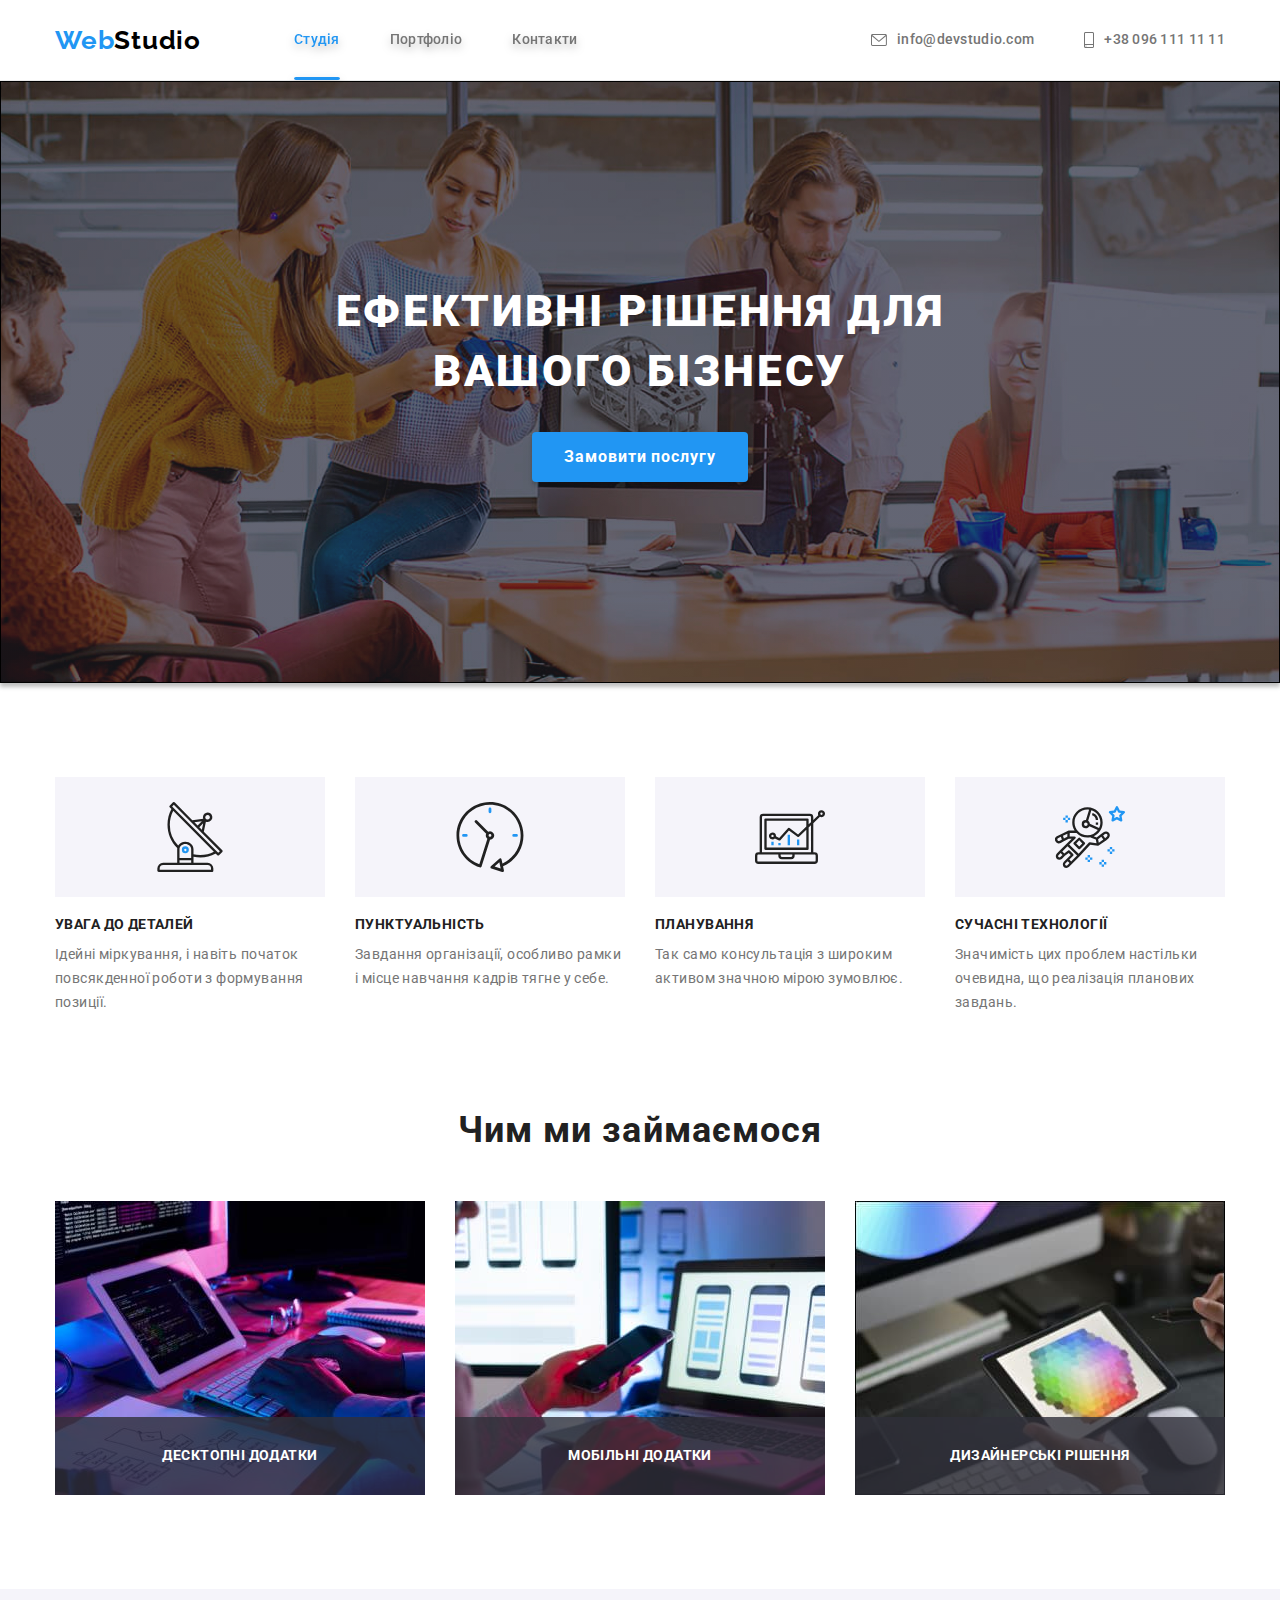
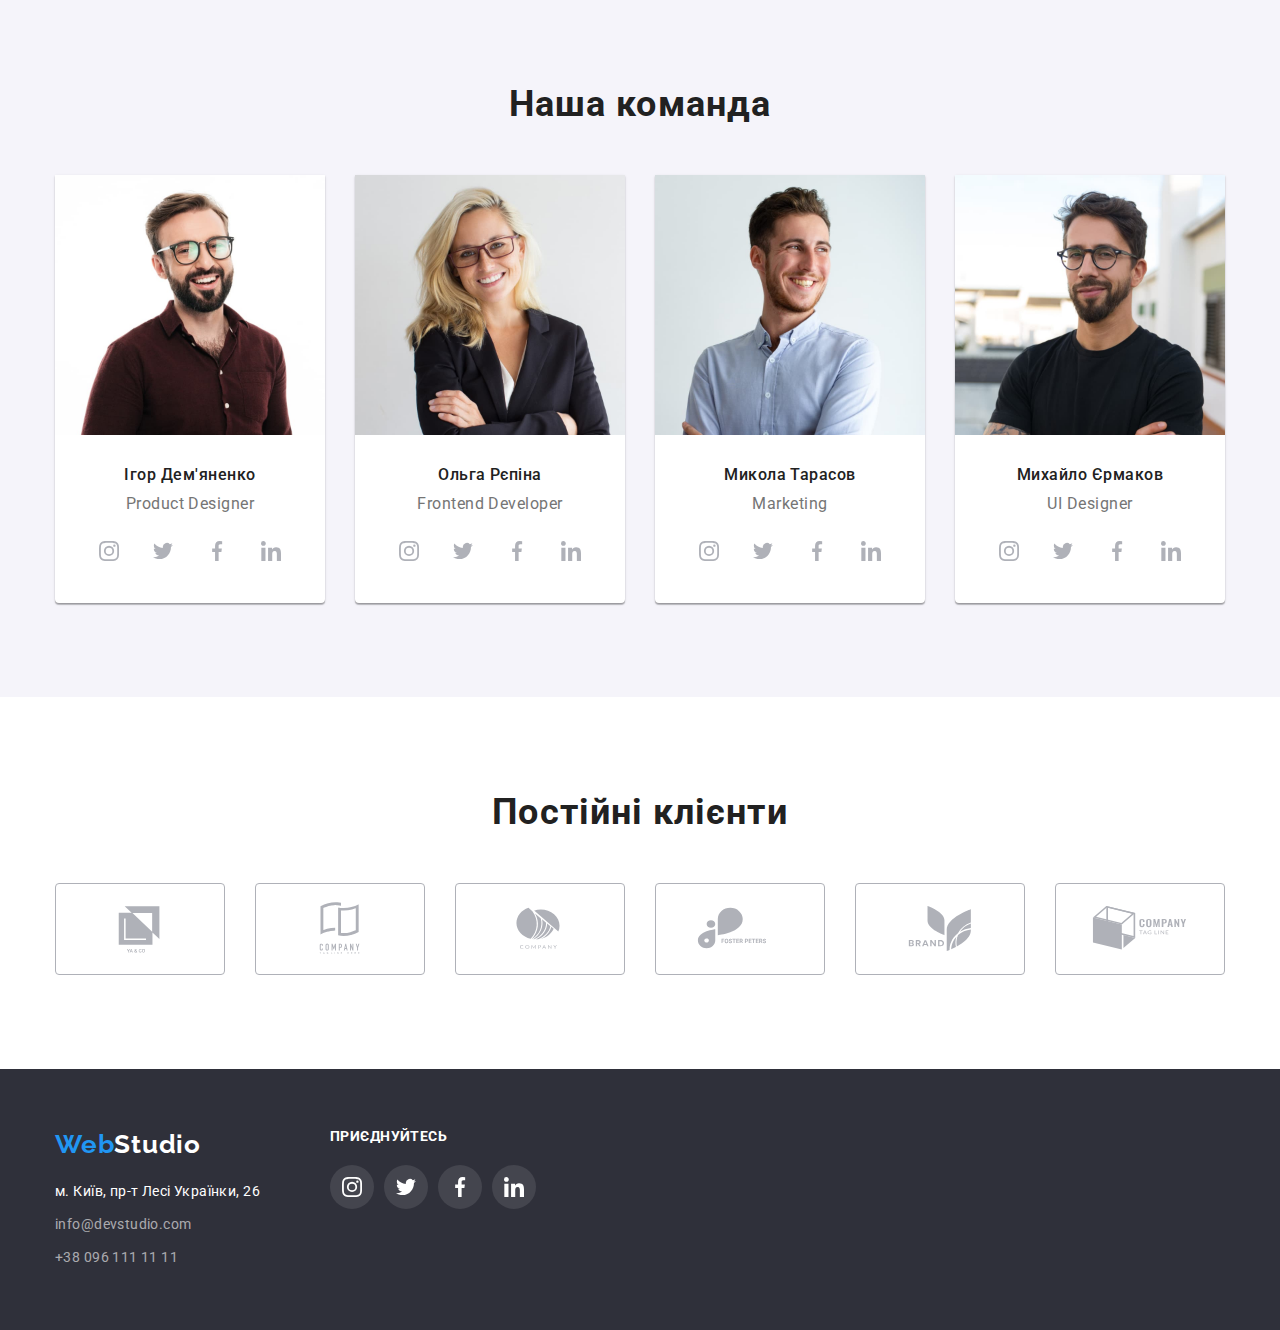
<file: index.html>
<!DOCTYPE html>
<html lang="uk">
<head>
    <meta charset="UTF-8">
    <meta http-equiv="X-UA-Compatible" content="IE=edge">
    <meta name="viewport" content="width=device-width, initial-scale=1.0">
    <title>Студія</title>
    <link rel="preconnect" href="https://fonts.googleapis.com">
    <link rel="preconnect" href="https://fonts.gstatic.com" crossorigin>
    <link href="https://fonts.googleapis.com/css2?family=Raleway:wght@700&family=Roboto:wght@400;500;700;900&display=swap"
        rel="stylesheet">
    <link rel="stylesheet" href="https://cdnjs.cloudflare.com/ajax/libs/modern-normalize/1.1.0/modern-normalize.min.css">
    <link rel="stylesheet" href="./css/styles.css">
</head>
<body>
    <!-- header -->
    <header class="site-header">
        <div class="container">
            <!-- header navigation -->
            <nav class="site-nav">
                <a href="./index.html" class="logo">Web<span class="logo-part">Studio</span></a>
                <ul class="main-nav">
                    <li class="nav-item"><a href="./index.html" class="nav-link current">Студія</a></li>
                    <li class="nav-item"><a href="./portfolio.html" class="nav-link">Портфоліо</a></li>
                    <li class="nav-item"><a href="./index.html" class="nav-link">Контакти</a></li>
                </ul>
            </nav>
    <!-- contacts -->
            <ul class="contact">
                <li class="contact-item">
                    <a href="mailto:info@devstudio.com" class="contacts">
                    <svg class="icon-contacts" width="16" height="12">
                        <use href="./images/Icon/icons.svg#icon-mail"></use>
                    </svg>
                    info@devstudio.com</a>
                </li>
                <li class="contact-item"><a href="tel:++380961111111" class="contacts">
                    <svg class="icon-contacts" width="10" height="16">
                        <use href="./images/Icon/icons.svg#icon-phone"></use>
                    </svg>
                    +38 096 111 11 11</a></li>
            </ul>
        </div>
    </header>
    <!-- main section -->
    <main>
        <section class="hero">
            <div class="container">
                <h1 class="hero-title">Ефективні рішення для вашого бізнесу</h1>
                <button class="hero-btn" data-modal-open>Замовити послугу</button>
            </div>
        </section>
    <!-- section about -->
        <section class="about-us">
            <h2 class="visually-hidden">About</h2>
            <div class="container">
                <ul class="about">
                    <li class="about-item">
                        <div class="about-draw">
                            <svg class="icon-about" width="70" height="70">
                                <use href="./images/Icon/icons.svg#icon-antenna"></use>
                            </svg>
                        </div>
                        <h3 class="about-title">УВАГА ДО ДЕТАЛЕЙ</h3>
                        <p class="about-text">Ідейні міркування, і навіть початок повсякденної роботи з формування позиції.</p>
                    </li>
                    <li class="about-item">
                        <div class="about-draw">
                            <svg class="icon-about" width="70" height="70">
                                <use href="./images/Icon/icons.svg#icon-clock"></use>
                            </svg>
                        </div>
                        <h3 class="about-title">ПУНКТУАЛЬНІСТЬ</h3>
                        <p class="about-text">Завдання організації, особливо рамки і місце навчання кадрів тягне у себе.</p>
                    </li>
                    <li class="about-item">
                        <div class="about-draw">
                            <svg class="icon-about" width="70" height="70">
                                <use href="./images/Icon/icons.svg#icon-diagram"></use>
                            </svg>
                        </div>
                        <h3 class="about-title">ПЛАНУВАННЯ</h3>
                        <p class="about-text">Так само консультація з широким активом значною мірою зумовлює.</p>
                    </li>
                    <li class="about-item">
                        <div class="about-draw">
                            <svg class="icon-about" width="70" height="70">
                                <use href="./images/Icon/icons.svg#icon-astronaut"></use>
                            </svg>
                        </div>
                        <h3 class="about-title">СУЧАСНІ ТЕХНОЛОГІЇ</h3>
                        <p class="about-text">Значимість цих проблем настільки очевидна, що реалізація планових завдань.</p>
                    </li>
                </ul>
            </div>
        </section>
    <!-- section what we do -->
        <section class="work">
            <div class="container">
                <h2 class="work-title">Чим ми займаємося</h2>
                <ul class="work-list">
                    <li class="work-item">
                        <img src="./images/about-1.jpg" alt="людина працює на персональному компьютері" width="370">
                        <p class="work-text">Десктопні додатки</p>
                    </li>
                    <li class="work-item">
                        <img src="./images/about-2.jpg" alt="людина працює на лептопі" width="370">
                        <p class="work-text">Мобільні додатки</p>
                    </li>
                    <li class="work-item">
                        <img src="./images/about-3.jpg" alt="результат роботи на планшеті" width="370">
                        <p class="work-text">Дизайнерські рішення</p>
                    </li>
                </ul>
            </div>
        </section>
    <!-- about team -->
        <section class="team">
            <div class="container">
                <h2 class="team-title">Наша команда</h2>
                <ul class="team-list">
                    <li class="team-card">
                        <img src="./images/manager-1.jpg" alt="співробітник Ігор" width="270">
                        <div class="manager">
                            <h3 class="card-title">Ігор Дем'яненко</h3>
                            <p class="card-text" lang="en">Product Designer</p>
                            <ul class="soc-list">
                                <li class="soc-item">
                                    <a href="./index.html" class="soc-link">
                                        <svg class="soc-icon" width="20" height="20">
                                            <use href="./images/Icon/icons.svg#icon-instagram"></use>
                                        </svg>
                                    </a>
                                </li>
                                <li class="soc-item">
                                    <a href="./index.html" class="soc-link">
                                        <svg class="soc-icon" width="20" height="20">
                                            <use href="./images/Icon/icons.svg#icon-twitter"></use>
                                        </svg>
                                    </a>
                                </li>
                                <li class="soc-item">
                                    <a href="./index.html" class="soc-link">
                                        <svg class="soc-icon" width="20" height="20">
                                            <use href="./images/Icon/icons.svg#icon-facebook"></use>
                                        </svg>
                                    </a>
                                </li>
                                <li class="soc-item">
                                    <a href="./index.html" class="soc-link">
                                        <svg class="soc-icon" width="20" height="20">
                                            <use href="./images/Icon/icons.svg#icon-linkedin"></use>
                                        </svg>
                                    </a>
                                </li>
                            </ul>
                        </div>
                    </li>
                    <li class="team-card">
                        <img src="./images/manager-2.jpg" alt="співробітник Ольга" width="270">
                        <div class="manager">
                            <h3 class="card-title">Ольга Рєпіна</h3>
                            <p class="card-text" lang="en">Frontend Developer</p>
                            <ul class="soc-list">
                                <li class="soc-item">
                                    <a href="./index.html" class="soc-link">
                                        <svg class="soc-icon" width="20" height="20">
                                            <use href="./images/Icon/icons.svg#icon-instagram"></use>
                                        </svg>
                                    </a>
                                </li>
                                <li class="soc-item">
                                    <a href="./index.html" class="soc-link">
                                        <svg class="soc-icon" width="20" height="20">
                                            <use href="./images/Icon/icons.svg#icon-twitter"></use>
                                        </svg>
                                    </a>
                                </li>
                                <li class="soc-item">
                                    <a href="./index.html" class="soc-link">
                                        <svg class="soc-icon" width="20" height="20">
                                            <use href="./images/Icon/icons.svg#icon-facebook"></use>
                                        </svg>
                                    </a>
                                </li>
                                <li class="soc-item">
                                    <a href="./index.html" class="soc-link">
                                        <svg class="soc-icon" width="20" height="20">
                                            <use href="./images/Icon/icons.svg#icon-linkedin"></use>
                                        </svg>
                                    </a>
                                </li>
                            </ul>
                        </div>
                    </li>
                    <li class="team-card">
                        <img src="./images/manager-3.jpg" alt="співробітник Микола" width="270">
                        <div class="manager">
                            <h3 class="card-title">Микола Тарасов</h3>
                            <p class="card-text" lang="en">Marketing</p>
                            <ul class="soc-list">
                                <li class="soc-item">
                                    <a href="./index.html" class="soc-link">
                                        <svg class="soc-icon" width="20" height="20">
                                            <use href="./images/Icon/icons.svg#icon-instagram"></use>
                                        </svg>
                                    </a>
                                </li>
                                <li class="soc-item">
                                    <a href="./index.html" class="soc-link">
                                        <svg class="soc-icon" width="20" height="20">
                                            <use href="./images/Icon/icons.svg#icon-twitter"></use>
                                        </svg>
                                    </a>
                                </li>
                                <li class="soc-item">
                                    <a href="./index.html" class="soc-link">
                                        <svg class="soc-icon" width="20" height="20">
                                            <use href="./images/Icon/icons.svg#icon-facebook"></use>
                                        </svg>
                                    </a>
                                </li>
                                <li class="soc-item">
                                    <a href="./index.html" class="soc-link">
                                        <svg class="soc-icon" width="20" height="20">
                                            <use href="./images/Icon/icons.svg#icon-linkedin"></use>
                                        </svg>
                                    </a>
                                </li>
                            </ul>
                        </div>
                    </li>
                    <li class="team-card">
                        <img src="./images/manager-4.jpg" alt="співробітник Михайло" width="270">
                        <div class="manager">
                            <h3 class="card-title">Михайло Єрмаков</h3>
                            <p class="card-text" lang="en">UI Designer</p>
                            <ul class="soc-list">
                                <li class="soc-item">
                                    <a href="./index.html" class="soc-link">
                                        <svg class="soc-icon" width="20" height="20">
                                            <use href="./images/Icon/icons.svg#icon-instagram"></use>
                                        </svg>
                                    </a>
                                </li>
                                <li class="soc-item">
                                    <a href="./index.html" class="soc-link">
                                        <svg class="soc-icon" width="20" height="20">
                                            <use href="./images/Icon/icons.svg#icon-twitter"></use>
                                        </svg>
                                    </a>
                                </li>
                                <li class="soc-item">
                                    <a href="./index.html" class="soc-link">
                                        <svg class="soc-icon" width="20" height="20">
                                            <use href="./images/Icon/icons.svg#icon-facebook"></use>
                                        </svg>
                                    </a>
                                </li>
                                <li class="soc-item">
                                    <a href="./index.html" class="soc-link">
                                        <svg class="soc-icon" width="20" height="20">
                                            <use href="./images/Icon/icons.svg#icon-linkedin"></use>
                                        </svg>
                                    </a>
                                </li>
                            </ul>
                        </div>
                    </li>
                </ul>
            </div>
        </section>

    <!-- Clients links -->

        <section class="clients">
            <div class="container">
                <h2 class="client-title">Постійні клієнти</h2>
                <ul class="client-list">
                    <li class="client-item">
                        <a href="./index.html" class="client-link">
                            <svg class="link-icon" width="106" height="60">
                                <use href="./images/Icon/icons.svg#icon-logo-01"></use>
                            </svg>
                        </a>
                    </li>
                    <li class="client-item">
                        <a href="./index.html" class="client-link">
                            <svg class="link-icon" width="106" height="60">
                                <use href="./images/Icon/icons.svg#icon-logo-02"></use>
                            </svg>
                        </a>
                    </li>
                    <li class="client-item">
                        <a href="./index.html" class="client-link">
                            <svg class="link-icon" width="106" height="60">
                                <use href="./images/Icon/icons.svg#icon-logo-03"></use>
                            </svg>
                        </a>
                    </li>
                    <li class="client-item">
                        <a href="./index.html" class="client-link">
                            <svg class="link-icon" width="106" height="60">
                                <use href="./images/Icon/icons.svg#icon-logo-04"></use>
                            </svg>
                        </a>
                    </li>
                    <li class="client-item">
                        <a href="./index.html" class="client-link">
                            <svg class="link-icon" width="106" height="60">
                                <use href="./images/Icon/icons.svg#icon-logo-05"></use>
                            </svg>
                        </a>
                    </li>
                    <li class="client-item">
                        <a href="./index.html" class="client-link">
                            <svg class="link-icon" width="106" height="60">
                                <use href="./images/Icon/icons.svg#icon-logo-06"></use>
                            </svg>
                        </a>
                    </li>
                </ul>
            </div>
        </section>
    </main>
    <!-- footer -->
    <footer class="basement">
        <div class="bsmt-sector container">
            <div class="bsmt-contacts">
                <a href="./index.html" class="logo-bsmt">Web<span class="logo-bsmt-part">Studio</span></a>
                <address>
                    <ul>
                        <li class="bsmt-list">
                            <p class="adds">м. Київ, пр-т Лесі Українки, 26</p>
                        </li>
                        <li class="bsmt-list">
                            <a href="mailto:info@devstudio.com" class="bsmt-item">
                                info@devstudio.com
                            </a>
                        </li>
                        <li class="bsmt-list">
                            <a href="tel:++380961111111" class="bsmt-item">
                                +38 096 111 11 11
                            </a>
                        </li>
                    </ul>
                </address>
            </div>
            <div class="bsmt-soc">
                <h2 class="bsmt-soc-title">приєднуйтесь</h2>
                <ul class="bsmt-soc-list">
                    <li class="bsmt-soc-item">
                        <a href="./index.html" class="bsmt-soc-link">
                            <svg class="bsmt-soc-icon" width="20" height="20">
                                <use href="./images/Icon/icons.svg#icon-instagram"></use>
                            </svg>
                        </a>
                    </li>
                    <li class="bsmt-soc-item">
                        <a href="./index.html" class="bsmt-soc-link">
                            <svg class="bsmt-soc-icon" width="20" height="20">
                                <use href="./images/Icon/icons.svg#icon-twitter"></use>
                            </svg>
                        </a>
                    </li>
                    <li class="bsmt-soc-item">
                        <a href="./index.html" class="bsmt-soc-link">
                            <svg class="bsmt-soc-icon" width="20" height="20">
                                <use href="./images/Icon/icons.svg#icon-facebook"></use>
                            </svg>
                        </a>
                    </li>
                    <li class="bsmt-soc-item">
                        <a href="./index.html" class="bsmt-soc-link">
                            <svg class="bsmt-soc-icon" width="20" height="20">
                                <use href="./images/Icon/icons.svg#icon-linkedin"></use>
                            </svg>
                        </a>
                    </li>
                </ul>
            </div>
        </div>
    </footer>

    <!-- modal -->

    <div class="backdrop is-hidden" data-modal>
        <div class="modal">
            <button class="hero-btn-close" data-modal-close>
                <svg class="icon-close" width="18" height="18">
                    <use href="./images/Icon/icons.svg#icon-close"></use>
                </svg>
            </button>
        </div>
    </div>

<!-- js -->

    <script src="./js/modal.js"></script>
</body>
</html>
</file>
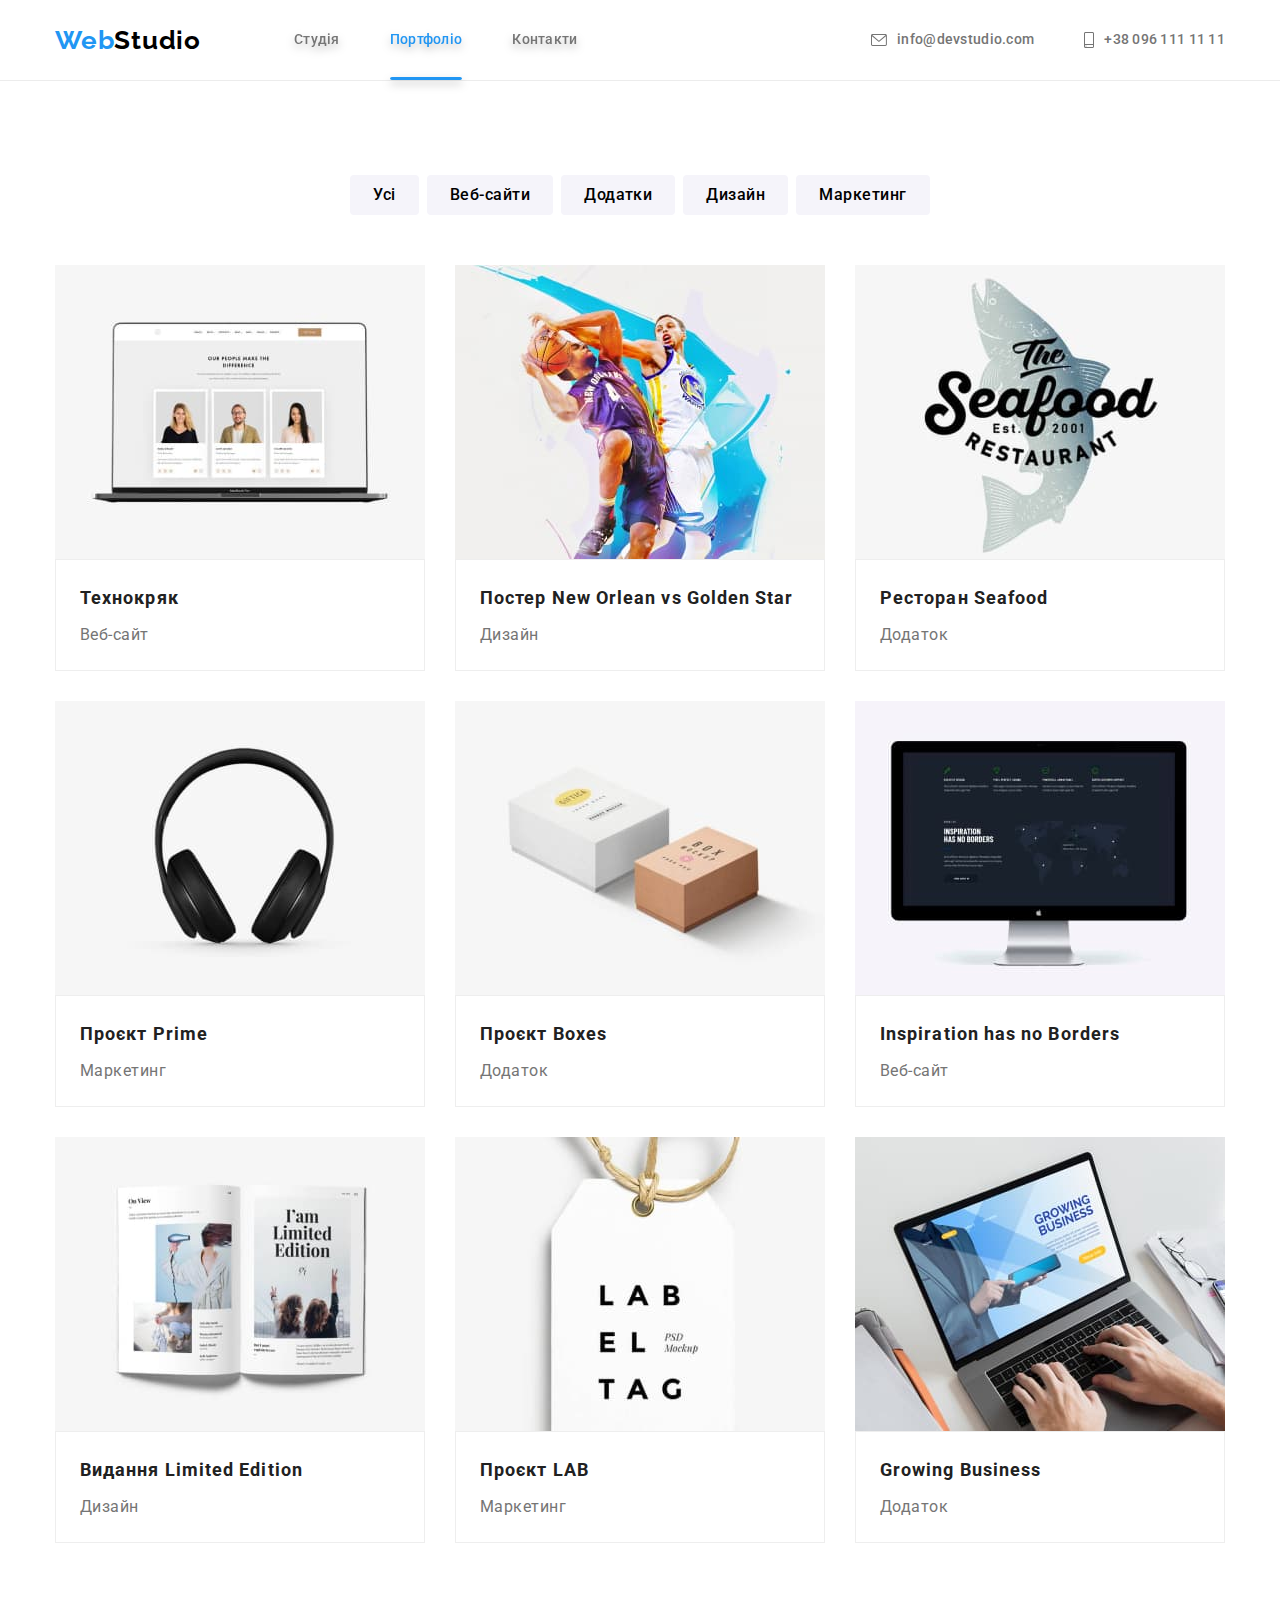
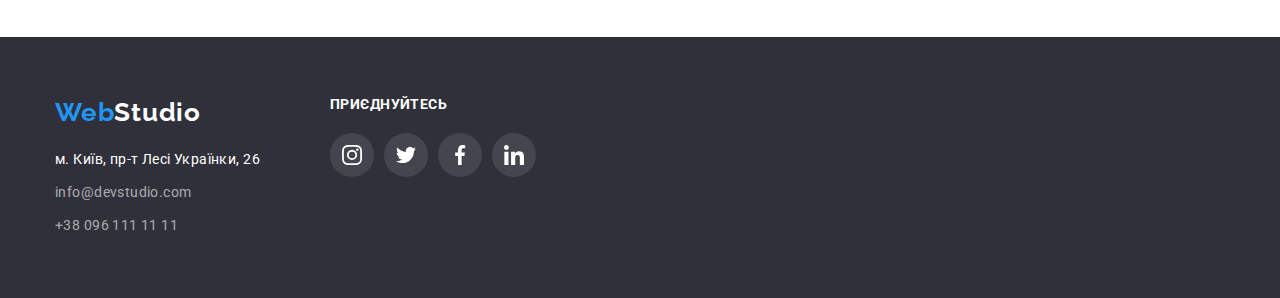
<file: portfolio.html>
<!DOCTYPE html>
<html lang="uk">
<head>
    <meta charset="UTF-8">
    <meta http-equiv="X-UA-Compatible" content="IE=edge">
    <meta name="viewport" content="width=device-width, initial-scale=1.0">
    <title>Портфоліо</title>
    <link rel="preconnect" href="https://fonts.googleapis.com">
    <link rel="preconnect" href="https://fonts.gstatic.com" crossorigin>
    <link href="https://fonts.googleapis.com/css2?family=Raleway:wght@700&family=Roboto:wght@400;500;700;900&display=swap"
        rel="stylesheet">
    <link rel="stylesheet" href="https://cdnjs.cloudflare.com/ajax/libs/modern-normalize/1.1.0/modern-normalize.min.css">
    <link rel="stylesheet" href="./css/styles.css">
</head>
<body>
    <!-- header -->
    <header class="site-header">
        <div class="container">
            <!-- header navigation -->
            <nav class="site-nav">
                <a href="./index.html" class="logo">Web<span class="logo-part">Studio</span></a>
                <ul class="main-nav">
                    <li class="nav-item"><a href="./index.html" class="nav-link">Студія</a></li>
                    <li class="nav-item"><a href="./portfolio.html" class="nav-link current">Портфоліо</a></li>
                    <li class="nav-item"><a href="./index.html" class="nav-link">Контакти</a></li>
                </ul>
            </nav>
            <!-- contacts -->
            <ul class="contact">
                <li class="contact-item">
                    <a href="mailto:info@devstudio.com" class="contacts">
                        <svg class="icon-contacts" width="16" height="12">
                            <use href="./images/Icon/icons.svg#icon-mail"></use>
                        </svg>
                        info@devstudio.com</a>
                </li>
                <li class="contact-item"><a href="tel:++380961111111" class="contacts">
                        <svg class="icon-contacts" width="10" height="16">
                            <use href="./images/Icon/icons.svg#icon-phone"></use>
                        </svg>
                        +38 096 111 11 11</a></li>
            </ul>
        </div>
    </header>
    <!-- main section -->
    <main>
        <section class="gallery">
            <h1 class="visually-hidden">Buttons</h1>
            <div class="container">
                <ul class="btn-list">
                    <li class="btn-item"><button class="btn-text">Усі</button></li>
                    <li class="btn-item"><button class="btn-text">Веб-сайти</button></li>
                    <li class="btn-item"><button class="btn-text">Додатки</button></li>
                    <li class="btn-item"><button class="btn-text">Дизайн</button></li>
                    <li class="btn-item"><button class="btn-text">Маркетинг</button></li>
                </ul>
                <ul class="gallery-list">
                    <li class="gallery-item">
                        <div class="gallery-overlay">
                            <img src="./images/Portfolio/port01.jpg" alt="Технокряк" width="370">
                            <p class="overlay-text">Ресурс пропонує комплексні пропозиції з різним рівнем функціоналу та сервісів. Все це дозволить відвідувачу отримати
                            вичерпні відомості про компанію чи приватну особу.</p>
                        </div>
                        <div class="gallery-name">
                            <h2 class="gallery-title">Технокряк</h2>
                            <p class="gallery-text">Веб-сайт</p>
                        </div>
                    </li>
                    <li class="gallery-item">
                        <div class="gallery-overlay">
                            <img src="./images/Portfolio/port02.jpg" alt="Постер New Orlean vs Golden Star" width="370">
                            <p class="overlay-text">Ресурс пропонує комплексні пропозиції з різним рівнем функціоналу та сервісів. Все це
                                дозволить відвідувачу отримати
                                вичерпні відомості про компанію чи приватну особу.</p>
                        </div>
                        <div class="gallery-name">
                            <h2 class="gallery-title">Постер New Orlean vs Golden Star</h2>
                            <p class="gallery-text">Дизайн</p>
                        </div>
                    </li>
                    <li class="gallery-item">
                        <div class="gallery-overlay">
                            <img src="./images/Portfolio/port03.jpg" alt="Ресторан Seafood" width="370">
                            <p class="overlay-text">Ресурс пропонує комплексні пропозиції з різним рівнем функціоналу та сервісів. Все це
                                дозволить відвідувачу отримати
                                вичерпні відомості про компанію чи приватну особу.</p>
                        </div>
                        <div class="gallery-name">
                            <h2 class="gallery-title">Ресторан Seafood</h2>
                            <p class="gallery-text">Додаток</p>
                        </div>
                    </li>
                    <li class="gallery-item">
                        <div class="gallery-overlay">
                            <img src="./images/Portfolio/port04.jpg" alt="Проєкт Prime" width="370">
                            <p class="overlay-text">Ресурс пропонує комплексні пропозиції з різним рівнем функціоналу та сервісів. Все це
                                дозволить відвідувачу отримати
                                вичерпні відомості про компанію чи приватну особу.</p>
                        </div>
                        <div class="gallery-name">
                            <h2 class="gallery-title">Проєкт Prime</h2>
                            <p class="gallery-text">Маркетинг</p>
                        </div>
                    </li>
                    <li class="gallery-item">
                        <div class="gallery-overlay">
                            <img src="./images/Portfolio/port05.jpg" alt="Проєкт Boxes" width="370">
                            <p class="overlay-text">Ресурс пропонує комплексні пропозиції з різним рівнем функціоналу та сервісів. Все це
                                дозволить відвідувачу отримати
                                вичерпні відомості про компанію чи приватну особу.</p>
                        </div>
                        <div class="gallery-name">
                            <h2 class="gallery-title">Проєкт Boxes</h2>
                            <p class="gallery-text">Додаток</p>
                        </div>
                    </li>
                    <li class="gallery-item">
                        <div class="gallery-overlay">
                            <img src="./images/Portfolio/port06.jpg" alt="Inspiration has no Borders" width="370">
                            <p class="overlay-text">Ресурс пропонує комплексні пропозиції з різним рівнем функціоналу та сервісів. Все це
                                дозволить відвідувачу отримати
                                вичерпні відомості про компанію чи приватну особу.</p>
                        </div>
                        <div class="gallery-name">
                            <h2 class="gallery-title">Inspiration has no Borders</h2>
                            <p class="gallery-text">Веб-сайт</p>
                        </div>
                    </li>
                    <li class="gallery-item">
                        <div class="gallery-overlay">
                            <img src="./images/Portfolio/port07.jpg" alt="Видання Limited Edition" width="370">
                            <p class="overlay-text">Ресурс пропонує комплексні пропозиції з різним рівнем функціоналу та сервісів. Все це
                                дозволить відвідувачу отримати
                                вичерпні відомості про компанію чи приватну особу.</p>
                        </div>
                        <div class="gallery-name">
                            <h2 class="gallery-title">Видання Limited Edition</h2>
                            <p class="gallery-text">Дизайн</p>
                        </div>
                    </li>
                    <li class="gallery-item">
                        <div class="gallery-overlay">
                            <img src="./images/Portfolio/port08.jpg" alt="Проєкт LAB" width="370">
                            <p class="overlay-text">Ресурс пропонує комплексні пропозиції з різним рівнем функціоналу та сервісів. Все це
                                дозволить відвідувачу отримати
                                вичерпні відомості про компанію чи приватну особу.</p>
                        </div>
                        <div class="gallery-name">
                            <h2 class="gallery-title">Проєкт LAB</h2>
                            <p class="gallery-text">Маркетинг</p>
                        </div>
                    </li>
                    <li class="gallery-item">
                        <div class="gallery-overlay">
                            <img src="./images/Portfolio/port09.jpg" alt="Growing Business" width="370">
                            <p class="overlay-text">Ресурс пропонує комплексні пропозиції з різним рівнем функціоналу та сервісів. Все це
                                дозволить відвідувачу отримати
                                вичерпні відомості про компанію чи приватну особу.</p>
                        </div>
                        <div class="gallery-name">
                            <h2 class="gallery-title">Growing Business</h2>
                            <p class="gallery-text">Додаток</p>
                        </div>
                    </li>
                </ul>
            </div>
        </section>
    </main>
    <!-- footer -->
    <footer class="basement">
        <div class="bsmt-sector container">
            <div class="bsmt-contacts">
                <a href="./index.html" class="logo-bsmt">Web<span class="logo-bsmt-part">Studio</span></a>
                <address>
                    <ul>
                        <li class="bsmt-list">
                            <p class="adds">м. Київ, пр-т Лесі Українки, 26</p>
                        </li>
                        <li class="bsmt-list">
                            <a href="mailto:info@devstudio.com" class="bsmt-item">
                                info@devstudio.com
                            </a>
                        </li>
                        <li class="bsmt-list">
                            <a href="tel:++380961111111" class="bsmt-item">
                                +38 096 111 11 11
                            </a>
                        </li>
                    </ul>
                </address>
            </div>
            <div class="bsmt-soc">
                <h2 class="bsmt-soc-title">приєднуйтесь</h2>
                <ul class="bsmt-soc-list">
                    <li class="bsmt-soc-item">
                        <a href="./index.html" class="bsmt-soc-link">
                            <svg class="bsmt-soc-icon" width="20" height="20">
                                <use href="./images/Icon/icons.svg#icon-instagram"></use>
                            </svg>
                        </a>
                    </li>
                    <li class="bsmt-soc-item">
                        <a href="./index.html" class="bsmt-soc-link">
                            <svg class="bsmt-soc-icon" width="20" height="20">
                                <use href="./images/Icon/icons.svg#icon-twitter"></use>
                            </svg>
                        </a>
                    </li>
                    <li class="bsmt-soc-item">
                        <a href="./index.html" class="bsmt-soc-link">
                            <svg class="bsmt-soc-icon" width="20" height="20">
                                <use href="./images/Icon/icons.svg#icon-facebook"></use>
                            </svg>
                        </a>
                    </li>
                    <li class="bsmt-soc-item">
                        <a href="./index.html" class="bsmt-soc-link">
                            <svg class="bsmt-soc-icon" width="20" height="20">
                                <use href="./images/Icon/icons.svg#icon-linkedin"></use>
                            </svg>
                        </a>
                    </li>
                </ul>
            </div>
        </div>
    
    </footer>
</body>
</html>
</file>
<file: css/styles.css>
/* main color #212121 */
/* secondary color #757575 */
/* active color #2196F3 */
/* active second color #FFFFFF */
/* --footer-bg-color: #2F303A; */
/* footer bottom border: 1px solid #ECECEC; */
/* team-bg-color #F5F4FA */
:root {
    --text-color-primary: #212121;
    --text-color-secondary: #757575;
    --text-color-accent: #2196F3;
    --logo-color-secondary: black;
    --footer-color-text-primary:rgba(255, 255, 255, 0.6);
    --footer-color-text-secondary: #ffffff;
    --footer-bg-color: #2F303A;
    --header-color-border: #ECECEC;
    --team-bg-color: #F5F4FA;
    --client-color-primary: #AFB1B8;
}

body {
    font-family: 'Roboto', sans-serif;
    font-size: 14px;
    color: var(--text-color-primary);
}

.visually-hidden {
    position: absolute;
    width: 1px;
    height: 1px;
    margin: -1px;
    border: 0;
    padding: 0;

    white-space: nowrap;
    clip-path: inset(100%);
    clip: rect(0 0 0 0);
    overflow: hidden;
}

h1, h2, h3, h4, p, ul {
    margin: 0;
}

ul, ol {
    margin: 0;
    padding-left: 0;
    list-style: none;
}

img {
    box-sizing: border-box;
    display: block;
}

.container {
    width: 1200px;
    margin: 0 auto;
    padding: 0 15px;}

/* ----------------Header---------------- */

.site-header {
    border-bottom: 1px solid var(--header-color-border);
}
.logo {
    display: block;
    margin-right: 93px;

    text-decoration: none;
    color: var(--text-color-accent);
    font-family: 'Raleway', sans-serif;
    font-weight: 700;
    font-size: 26px;
    line-height: 1.19;
    letter-spacing: 0.03em;
}

.logo-part {
    color: var(--logo-color-secondary);
}
.site-header .container {
    display: flex;
    align-items: center;
}

.nav-item:not(:first-child),
.contact-item:not(:first-child) {
    margin-left: 50px;
}

.nav-item,
.contact-item {
    font-weight: 500;
    font-size: 14px;
    line-height: 1.14;
    letter-spacing: 0.02em;
}

.site-nav {
    display: flex;
    align-items: center;
}

.main-nav {
    display: flex;
    justify-content: center;
    align-items: center;
    filter: drop-shadow(0px 4px 4px rgba(0, 0, 0, 0.25));
}

.contact {
    display: flex;
    justify-content: center;
    align-items: center;
    margin-left: auto;
}

.icon-contacts {
    margin-right: 10px;
    color: currentColor;
}

.nav-link {
    display: block;
    padding-top: 32px;
    padding-bottom: 32px;

    text-decoration: none;
    color: var(--text-color-secondary);

    transition: color 250ms cubic-bezier(0.4, 0, 0.2, 1);
}

.nav-item {
    position: relative;
}
.nav-link.current {
    color: var(--text-color-accent);
}

.nav-link.current::after {
    content: '';
    position: absolute;
    left: 0;
    bottom: 0;
    width: 100%;
    height: 3px;
    border: 1px solid var(--text-color-accent);
    border-radius: 2px;

    background-color: var(--text-color-accent);
}
.contacts {
    display: flex;
    justify-content: center;
    align-items: center;
    padding-top: 32px;
    padding-bottom: 32px;
    text-decoration: none;
    fill: var(--text-color-secondary);
    color: var(--text-color-secondary);

    transition: color 250ms cubic-bezier(0.4, 0, 0.2, 1),
    fill 250ms cubic-bezier(0.4, 0, 0.2, 1);
}

.nav-link:hover,
.nav-link:focus {
    color: var(--text-color-accent);
}
.contacts:hover,
.contacts:focus {
    color: var(--text-color-accent);
    fill: var(--text-color-accent);
}

/* ----------------hero-------------------- */

.hero {
    padding: 200px 0 200px 0;
    text-align: center;

    max-width: 1600px;
    margin-left: auto;
    margin-right: auto;

    background-color: #C4C4C4;
    background-image: linear-gradient(
        to right,
        rgba(47, 48, 58, 0.4),
        rgba(47, 48, 58, 0.4)
        ),
        url(../images/hero.jpg);
    background-repeat: no-repeat;
    background-position: center;
    background-size: cover;
    border: 1px solid #000000;
    box-shadow: 0px 4px 4px rgba(0, 0, 0, 0.25);
}

.hero-title {
    max-width: 700px;
    margin: 0 auto 30px auto;

    font-weight: 900;
    font-size: 44px;
    line-height: 1.36;
    text-align: center;
    letter-spacing: 0.06em;
    text-transform: uppercase;
    color: var(--footer-color-text-secondary);
}

.hero-btn {
    padding: 10px 32px;
    border: none;
    border-radius: 4px;
    
    font-family: 'Roboto', sans-serif;
    font-weight: 700;
    font-size: 16px;
    line-height: 1.88;
    letter-spacing: 0.06em;
    cursor: pointer;

    background-color: var(--text-color-accent);
    color: var(--footer-color-text-secondary);
    box-shadow: 0px 4px 4px rgba(0, 0, 0, 0.15);

    transition: background-color 250ms cubic-bezier(0.4, 0, 0.2, 1) ;
}

.hero-btn:hover,
.hero-btn:focus {
    background-color: #188CE8;
}

/*----------------section about------------------*/

.about-us,
.clients {
    padding: 94px 0;
}

.about,
.client-list {
    display: flex;
    list-style-type: none;
}
.about-draw {
    display: flex;
    justify-content: center;
    align-items: center;
    height: 120px;
    margin-bottom: 20px;
    background-color: var(--team-bg-color);
}
.icon-about {
    display: inline-block;
    border-radius: 4px;
}

.about-title {
    margin-bottom: 10px;

    font-size: 14px;
    line-height: 1.14;
    letter-spacing: 0.03em;
    text-transform: uppercase;
}

.about-item {
    width: calc((100% - 90px) / 4);
    margin-right: 30px;
}

.about-item:nth-last-child(-n + 1) {
    margin-right: 0px;
}

.about-text {
    font-weight: 400;
    font-size: 14px;
    line-height: 1.71;
    letter-spacing: 0.03em;

    color: var(--text-color-secondary);
}

/*--------------section about work------------*/

.work {
    padding-bottom: 94px;
}

.work-list {
    display: flex;
}

.work-title,
.team-title,
.client-title {
    margin-bottom: 50px;

    font-size: 36px;
    line-height: 1.17;
    text-align: center;
    letter-spacing: 0.03em;
}

.work-item {
    position: relative;

    width: calc((100% - 60px) / 3);
    margin-right: 30px;  
    
    list-style-type: none;
}

.work-text {
    position: absolute;
    left: 0;
    bottom: 0;
    width: 370px;
    padding-top: 27px;
    padding-bottom: 27px;

    font-weight: 700;
    line-height: 1.71;
    text-align: center;
    letter-spacing: 0.03em;
    text-transform: uppercase;
    color: var(--footer-color-text-secondary);

    background-color: rgba(47, 48, 58, 0.8);
}

.work-item:nth-last-child(-n + 1) {
    margin-right: 0px;
}

/*------------section team-------------*/

.team {
    padding-top: 94px;
    padding-bottom: 94px;

    background-color: var(--team-bg-color);
}

.team-list,
.client-list {
    display: flex;
}

.team-card {
    width: calc((100% - 90px) / 4);
    margin-right: 30px;
    box-shadow: 0px 1px 3px rgba(0, 0, 0, 0.12), 0px 1px 1px rgba(0, 0, 0, 0.14), 0px 2px 1px rgba(0, 0, 0, 0.2);
    border-radius: 0px 0px 4px 4px;
    
    list-style-type: none;
    background-color: var(--footer-color-text-secondary);
}

.manager {
    padding: 30px 0;
}

.team-card:nth-last-child(-n + 1) {
    margin-right: 0px;
}

.card-title {
    margin-bottom: 10px;
    font-weight: 500;
    font-size: 16px;
    line-height: 1.19;
    text-align: center;
    letter-spacing: 0.03em;
}

.card-text {
    margin-bottom: 16px;
    font-size: 16px;
    line-height: 1.19;
    text-align: center;
    letter-spacing: 0.03em;

    color: var(--text-color-secondary);
}

.soc-list {
    display: flex;
    justify-content: center;
    gap: 10px;
}

.soc-item {
    display: flex;
    justify-content: center;
    align-items: center;

}

.soc-link {
    display: flex;
    justify-content: center;
    align-items: center;
    width: 44px;
    height: 44px;
    border-radius: 50%;
    background-position: center;
    fill: var(--client-color-primary);
    background-color: var(--footer-color-text-secondary);

    transition: fill 250ms cubic-bezier(0.4, 0, 0.2, 1),
    background-color 250ms cubic-bezier(0.4, 0, 0.2, 1);
}

.soc-icon {
    color: currentColor;
}

.soc-link:hover,
.soc-link:focus {
    background-color: var(--text-color-accent);
    fill: var(--footer-color-text-secondary);
}

/* -------------- clients ------------------ */

.client-list {
    display: flex;
    gap: 30px;
}

.client-item {
    display: flex;
    justify-content: center;
    align-items: center;
    width: 170px;
    height: 92px;
}

.client-link {
    display: flex;
    align-items: center;
    justify-content: center;
    width: 170px;
    height: 92px;
    fill: var(--client-color-primary);
    border: 1px solid var(--client-color-primary);
    border-radius: 4px;

    transition: fill 250ms cubic-bezier(0.4, 0, 0.2, 1),
    border-color 250ms cubic-bezier(0.4, 0, 0.2, 1);
}

.link-icon {
    color: currentColor;
}

.client-link:hover,
.client-link:focus {
    border-color: var(--text-color-accent);
    fill: var(--text-color-accent);
}

/* ----------------footer-------------------- */

.basement {
    padding: 60px 0;

    background-color: var(--footer-bg-color);
}

.bsmt-sector {
    display: flex;
}

.bsmt-contacts {
    max-width: 231px;
    margin-right: 70px;
}

.logo-bsmt {
    display: block;
    margin-bottom: 20px;

    text-decoration: none;
    color: var(--text-color-accent);
    font-family: 'Raleway';
    font-weight: 700;
    font-size: 26px;
    line-height: 1.19;
    letter-spacing: 0.03em;
}

.logo-bsmt-part {
    color: var(--footer-color-text-secondary);
}

.bsmt-list {
    list-style: none;
    font-style: normal;
    font-weight: 400;
    font-size: 14px;
    line-height: 1.71;
    letter-spacing: 0.03em;
}

.bsmt-list:not(:last-child) {
    margin-bottom: 9px;
}

.adds {
    color: var(--footer-color-text-secondary);
}

.bsmt-item {
    text-decoration: none;
    color: var(--footer-color-text-primary);

    transition: color 250ms cubic-bezier(0.4, 0, 0.2, 1);
}

.bsmt-item:hover,
.bsmt-item:focus {
    color: var(--text-color-accent);
}
.bsmt-soc {
    width: 206px;
    margin-right: auto;
}

.bsmt-soc-title {
    margin-bottom: 20px;
    color: var(--footer-color-text-secondary);

    font-family: 'Roboto';
    font-weight: 700;
    font-size: 14px;
    line-height: 1.14;
    letter-spacing: 0.03em;
    text-transform: uppercase;
}

.bsmt-soc-list {
    display: flex;
    align-items: center;
    justify-content: center;
    gap: 10px;
}

.bsmt-soc-link {
    display: flex;
    align-items: center;
    justify-content: center;
    width: 44px;
    height: 44px;
    border-radius: 50%;
    background-position: center;
    background-color: rgba(255, 255, 255, 0.1);
    fill: var(--footer-color-text-secondary);

    transition: background-color 250ms cubic-bezier(0.4, 0, 0.2, 1),
    fill 250ms cubic-bezier(0.4, 0, 0.2, 1);
}

.bsmt-soc-icon {
    color: currentColor;
}

.bsmt-soc-link:focus,
.bsmt-soc-link:hover {
    background-color: var(--text-color-accent);
    fill: var(--footer-color-text-secondary);
}

            /* modal */

.backdrop {
    position: fixed;
    top: 0;
    left: 0;
    z-index: 999;

    width: 100%;
    height: 100%;

    background-color: rgba(0, 0, 0, 0.2);
    transition: opacity 250ms cubic-bezier(0.4, 0, 0.2, 1),
        scale 250ms cubic-bezier(0.4, 0, 0.2, 1);
}

.backdrop.is-hidden {
    opacity: 0;
    scale: 0;
    pointer-events: none;
}

.backdrop.is-hidden .modal {
    transform: scale(0) opacity(0);
}

.modal {
    position: absolute;
    top: 50%;
    left: 50%;
    transform: translate(-50%, -50%);

    min-width: 528px;
    min-height: 581px;

    background: var(--footer-color-text-secondary);
    box-shadow: 0px 1px 3px rgba(0, 0, 0, 0.12), 0px 1px 1px rgba(0, 0, 0, 0.14), 0px 2px 1px rgba(0, 0, 0, 0.2);
    border-radius: 4px;
}

.hero-btn-close {
    position: absolute;
    top: 8px;
    right: 8px;

    display: flex;
    justify-content: center;
    align-items: center;
    width: 30px;
    height: 30px;

    border: 1px solid rgba(0, 0, 0, 0.1);
    border-radius: 50%;
    background-color: var(--footer-color-text-secondary);
    cursor: pointer;
}

.icon-close {
    color: var(--text-color-secondary);
}

/* -------------------portfolio------------------------ */
.gallery {
    padding-top: 94px;
    padding-bottom: 94px;
}

.btn-list {
    display: flex;
    justify-content: center;
    margin-bottom: 50px;
}

.btn-item {   
    list-style: none;
}

.btn-item:not(:last-child) {
    margin-right: 8px;
}

.btn-text:hover,
.btn-text:focus {
    box-shadow: 0px 3px 1px rgba(0, 0, 0, 0.1), 0px 1px 2px rgba(0, 0, 0, 0.08), 0px 2px 2px rgba(0, 0, 0, 0.12);
    color: var(--footer-color-text-secondary);
    background-color: var(--text-color-accent);
}

.btn-text {
    background-color: var(--team-bg-color);
    border: 1px solid transparent;
    border-radius: 4px;
    padding: 6px 22px;
    
    font-weight: 500;
    font-size: 16px;
    line-height: 1.62;
    letter-spacing: 0.03em;
    cursor: pointer;

    transition: background-color 250ms cubic-bezier(0.4, 0, 0.2, 1),
        color 250ms cubic-bezier(0.4, 0, 0.2, 1),
        box-shadow 250ms cubic-bezier(0.4, 0, 0.2, 1);
}

.gallery-list {
    display: flex;
    flex-wrap: wrap;
    gap: 30px;
}


.gallery-item {
    width: calc((100% - 60px) / 3);

    list-style: none;

    transition: box-shadow 250ms cubic-bezier(0.4, 0, 0.2, 1);
}

.gallery-item:hover {
    box-shadow: 0px 1px 1px rgba(0, 0, 0, 0.12), 0px 4px 4px rgba(0, 0, 0, 0.06), 1px 4px 6px rgba(0, 0, 0, 0.16);
}

.gallery-item:hover .overlay-text {
    transform: translateY(-100%);
}
.gallery-overlay {
    position: relative;
    overflow: hidden;
}

.overlay-text {
    position: absolute;
    display: block;
    width: 100%;
    left: 0;
    padding: 63px 24px;

    font-size: 18px;
    line-height: 1.56;
    letter-spacing: 0.03em;

    color: var(--footer-color-text-secondary);
    background-color: rgba(33, 150, 243, 0.9);

    transition: transform 250ms cubic-bezier(0.4, 0, 0.2, 1);
}

.gallery-name {
    padding: 20px 24px;
    border: 1px solid #EEEEEE;
}

.gallery-title {
    margin-bottom: 4px;

    font-size: 18px;
    line-height: 2.0;
    letter-spacing: 0.06em;
}

.gallery-text {
    font-size: 16px;
    line-height: 1.88;
    letter-spacing: 0.03em;

    color: var(--text-color-secondary);
}
</file>
